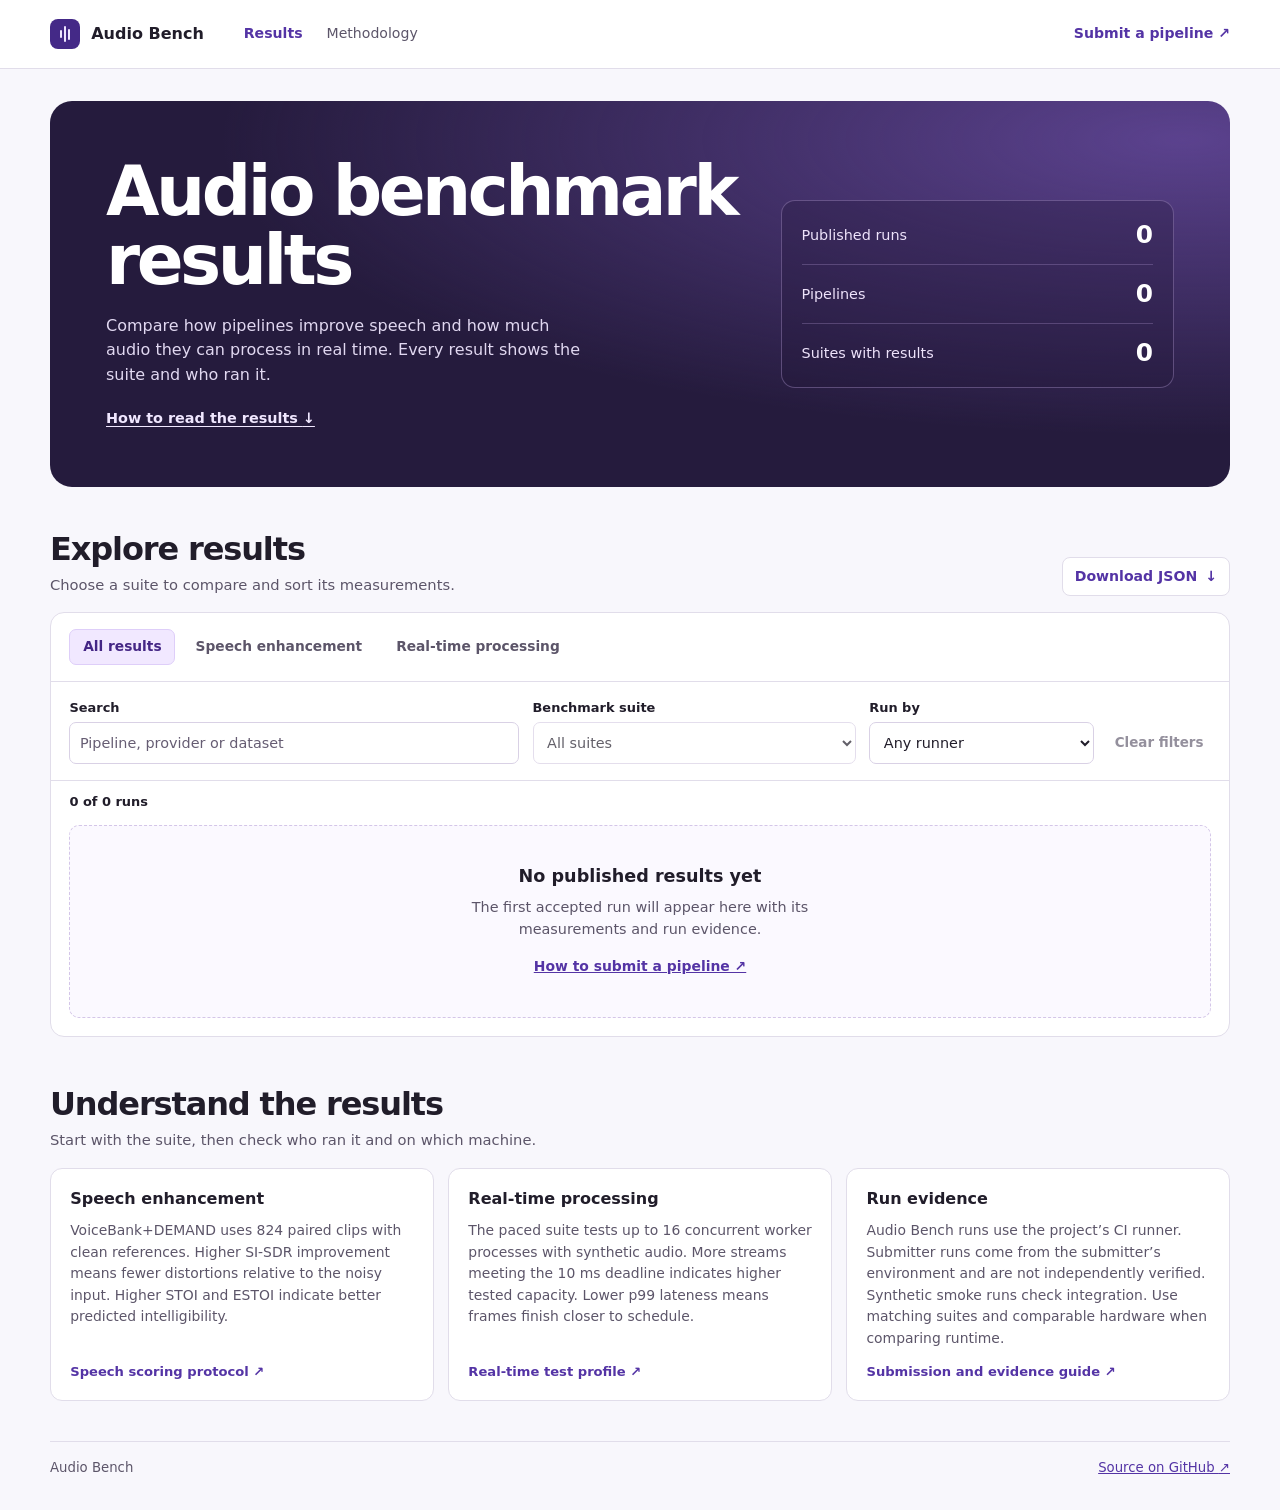
<file: site/index.html>
<!doctype html>
<html lang="en">
<head>
  <meta charset="utf-8">
  <meta name="viewport" content="width=device-width, initial-scale=1">
  <meta name="description" content="Compare speech enhancement and real-time audio pipelines with published benchmark measurements and run evidence.">
  <title>Audio Bench · Benchmark results</title>
  <link rel="stylesheet" href="assets/site.css?rev=compare-v1">
</head>
<body>
  <a class="skip-link" href="#results-heading">Skip to results</a>
  <header class="site-header">
    <nav class="container" aria-label="Main navigation">
      <a class="brand" href="./"><span class="brand-icon" aria-hidden="true"><i></i><i></i><i></i></span> Audio Bench</a>
      <div class="nav-links">
        <a href="#results-heading" aria-current="location">Results</a>
        <a href="#methodology">Methodology</a>
      </div>
      <a class="nav-action" href="https://github.com/armaudia/audio-bench/blob/main/docs/SUBMISSIONS.md">Submit a pipeline <span aria-hidden="true">↗</span></a>
    </nav>
  </header>

  <main class="container">
    <section class="hero" aria-labelledby="page-heading">
      <div>
        <h1 id="page-heading">Audio benchmark<br class="desktop-break"> results</h1>
        <p>Compare how pipelines improve speech and how much audio they can process in real time. Every result shows the suite and who ran it.</p>
        <a href="#methodology">How to read the results <span aria-hidden="true">↓</span></a>
      </div>
      <dl class="hero-stats" aria-label="Published benchmark counts">
        <div><dt>Published runs</dt><dd id="result-count">—</dd></div>
        <div><dt>Pipelines</dt><dd id="pipeline-count">—</dd></div>
        <div><dt>Suites with results</dt><dd id="suite-count">—</dd></div>
      </dl>
    </section>

    <section class="explorer" aria-labelledby="results-heading">
      <div class="section-heading">
        <div><h2 id="results-heading" tabindex="-1">Explore results</h2><p>Choose a suite to compare and sort its measurements.</p></div>
        <a class="download" href="data/results.json" download>Download JSON <span aria-hidden="true">↓</span></a>
      </div>
      <div class="explorer-panel">
        <div id="categories" class="categories" role="group" aria-label="Benchmark category">
          <button type="button" data-category="" aria-pressed="true">All results</button>
          <button type="button" data-category="speech-enhancement" aria-pressed="false">Speech enhancement</button>
          <button type="button" data-category="real-time-processing" aria-pressed="false">Real-time processing</button>
        </div>
        <form id="filter-form" class="filters" role="search" aria-label="Filter benchmark runs">
          <label>Search<input id="search" type="search" placeholder="Pipeline, provider or dataset"></label>
          <label>Benchmark suite<select id="suite-filter"><option value="">All suites</option></select></label>
          <label>Run by<select id="runner-filter"><option value="">Any runner</option><option value="audio-bench">Audio Bench</option><option value="submitter-owned">Submitter</option></select></label>
          <button id="clear-filters" class="text-button" type="button">Clear filters</button>
        </form>
        <div class="results-meta">
          <p id="status" role="status">Loading results…</p>
          <div class="comparison-controls">
            <p id="comparison-note" hidden></p>
            <button id="metric-toggle" type="button" class="text-button" hidden></button>
          </div>
        </div>
        <div id="results"></div>
      </div>
    </section>

    <section id="methodology" class="methodology" aria-labelledby="methodology-heading">
      <div class="section-heading"><div><h2 id="methodology-heading">Understand the results</h2><p>Start with the suite, then check who ran it and on which machine.</p></div></div>
      <div class="guide-grid">
        <article>
          <h3>Speech enhancement</h3>
          <p>VoiceBank+DEMAND uses 824 paired clips with clean references. Higher SI-SDR improvement means fewer distortions relative to the noisy input. Higher STOI and ESTOI indicate better predicted intelligibility.</p>
          <a href="https://github.com/armaudia/audio-bench/blob/main/suites/voicebank-demand-paired-v1/protocol.json">Speech scoring protocol <span aria-hidden="true">↗</span></a>
        </article>
        <article>
          <h3>Real-time processing</h3>
          <p>The paced suite tests up to 16 concurrent worker processes with synthetic audio. More streams meeting the 10 ms deadline indicates higher tested capacity. Lower p99 lateness means frames finish closer to schedule.</p>
          <a href="https://github.com/armaudia/audio-bench/blob/main/suites/realtime-throughput-v1/profile.json">Real-time test profile <span aria-hidden="true">↗</span></a>
        </article>
        <article>
          <h3>Run evidence</h3>
          <p>Audio Bench runs use the project’s CI runner. Submitter runs come from the submitter’s environment and are not independently verified. Synthetic smoke runs check integration. Use matching suites and comparable hardware when comparing runtime.</p>
          <a href="https://github.com/armaudia/audio-bench/blob/main/docs/SUBMISSIONS.md">Submission and evidence guide <span aria-hidden="true">↗</span></a>
        </article>
      </div>
    </section>
  </main>
  <footer class="container"><span>Audio Bench</span><a href="https://github.com/armaudia/audio-bench">Source on GitHub <span aria-hidden="true">↗</span></a></footer>
  <script type="module" src="assets/site.js?rev=compare-v1"></script>
</body>
</html>
</file>
<file: site/assets/site.css>
:root {
  color-scheme: light;
  font: 16px/1.55 system-ui, -apple-system, "Segoe UI", sans-serif;
  color: #211d2a;
  background: #f8f7fc;
  --ink: #211d2a;
  --muted: #5c5569;
  --line: #e1ddea;
  --accent: #5434a5;
  --surface: #fff;
}

* { box-sizing: border-box; }
body { margin: 0; }
a { color: var(--accent); }
button, input, select { font: inherit; }
button, select, summary { cursor: pointer; }
[hidden] { display: none !important; }
:focus-visible { outline: 3px solid #8660e9; outline-offset: 3px; }
.container { width: min(1180px, calc(100% - 72px)); margin-inline: auto; }
.skip-link { position: absolute; top: 1rem; left: 1rem; z-index: 2; padding: .5rem 1rem; background: white; }
.skip-link:not(:focus) { clip-path: inset(50%); }

.site-header { background: var(--surface); border-bottom: 1px solid var(--line); }
.site-header nav { min-height: 68px; display: flex; align-items: center; gap: 2.5rem; }
.site-header a { text-decoration: none; }
.brand { display: inline-flex; align-items: center; gap: .7rem; color: var(--ink); font-weight: 780; white-space: nowrap; }
.brand-icon { width: 30px; height: 30px; display: flex; justify-content: center; align-items: center; gap: 2px; background: #442987; color: #eee5ff; border-radius: 8px; }
.brand-icon i { width: 2px; height: 8px; background: currentColor; border-radius: 2px; }
.brand-icon i:nth-child(2) { height: 16px; }
.brand-icon i:last-child { height: 11px; }
.nav-links { display: flex; gap: 1.5rem; font-size: .88rem; }
.nav-links a { color: var(--muted); }
.nav-links a[aria-current] { color: var(--accent); font-weight: 700; }
.nav-action, .download { margin-left: auto; font-size: .88rem; font-weight: 700; white-space: nowrap; }

.hero { margin-block: 2rem 2.65rem; padding: clamp(1.65rem, 5vw, 3.5rem); border-radius: 22px; display: grid; grid-template-columns: minmax(0, 1fr) minmax(230px, .62fr); align-items: center; gap: 2.5rem; color: #fff; background: radial-gradient(ellipse at 96% 10%, #5b428e 0, transparent 60%), #251b3d; }
.hero h1 { margin: 0; font-size: clamp(2.35rem, 5.4vw, 4.5rem); font-weight: 770; line-height: 1; letter-spacing: -.05em; }
.hero p { max-width: 48ch; margin-block: 1.15rem; color: #e1d8f1; }
.hero a { color: #f0e7ff; font-size: .9rem; font-weight: 650; text-underline-offset: .24em; }
.hero-stats { margin: 0; padding: .35rem 1.25rem; border: 1px solid #9d87bf73; border-radius: 14px; background: #22163548; }
.hero-stats div { display: flex; gap: 1rem; align-items: center; justify-content: space-between; padding-block: .6rem; }
.hero-stats div + div { border-top: 1px solid #ad95cf4f; }
.hero-stats dt { color: #eee3fb; font-size: .9rem; }
.hero-stats dd { margin: 0; font-weight: 750; font-size: 1.55rem; font-variant-numeric: tabular-nums; }

.section-heading { display: flex; align-items: end; justify-content: space-between; gap: 1rem; margin: 0 0 1rem; }
.section-heading h2 { margin: 0; font-size: clamp(1.5rem, 3vw, 2rem); letter-spacing: -.035em; line-height: 1.2; }
.section-heading p { margin: .35rem 0 0; color: var(--muted); font-size: .92rem; }
.download { display: inline-flex; gap: .5rem; align-items: center; text-decoration: none; background: var(--surface); padding: .5rem .75rem; border: 1px solid var(--line); border-radius: 8px; }
.download:hover, .guide-grid a:hover, .nav-action:hover { text-decoration: underline; text-underline-offset: .2em; }

.explorer-panel { border: 1px solid var(--line); border-radius: 14px; background: var(--surface); overflow: clip; }
.categories { display: flex; flex-wrap: wrap; gap: .4rem; padding: .95rem 1.15rem; border-bottom: 1px solid var(--line); }
.categories button { padding: .42rem .8rem; border: 1px solid transparent; border-radius: 7px; font-size: .86rem; font-weight: 650; color: var(--muted); background: transparent; }
.categories button:hover { background: #f6f3fd; }
.categories button[aria-pressed="true"] { color: #442685; border-color: #decef9; background: #f1e8ff; }
.filters { display: grid; grid-template-columns: minmax(12rem, 1.6fr) minmax(10rem, 1.15fr) minmax(7.5rem, .8fr) auto; gap: .85rem; align-items: end; padding: 1rem 1.15rem; border-bottom: 1px solid var(--line); }
.filters label { display: grid; gap: .3rem; min-width: 0; color: var(--ink); font-size: .81rem; font-weight: 650; }
.filters input, .filters select { min-width: 0; width: 100%; height: 42px; padding: 0 .6rem; background: white; color: var(--ink); border: 1px solid #d9d1e5; border-radius: 7px; font-size: .9rem; font-weight: 400; }
.filters input::placeholder { color: #665d73; }
.text-button { min-height: 42px; padding: 0 .45rem; border: 0; background: transparent; color: var(--accent); font-size: .84rem; font-weight: 700; text-decoration: underline; text-underline-offset: .2em; }
.text-button:disabled { color: var(--muted); cursor: default; text-decoration: none; opacity: .65; }
.results-meta { padding: .65rem 1.15rem; display: flex; flex-wrap: wrap; gap: .25rem 1rem; justify-content: space-between; color: var(--muted); font-size: .81rem; }
.results-meta p { margin: 0; }
.comparison-controls { display: flex; flex-wrap: wrap; align-items: baseline; gap: .2rem 1rem; }
#metric-toggle { padding: 0; min-height: auto; }
#status { color: var(--ink); font-weight: 650; }
#status.error { color: #982b46; }

.table-wrap { overflow: auto; border-top: 1px solid var(--line); }
.table-wrap:focus-visible { outline-offset: -3px; }
.results-table { width: 100%; border-collapse: collapse; text-align: left; font-size: .86rem; }
.results-table th { background: #f3f0f8; color: var(--ink); font-weight: 700; }
.results-table th, .results-table td { padding: .8rem 1rem; border-bottom: 1px solid var(--line); vertical-align: top; }
.results-table tr:last-child td { border-bottom: none; }
.results-table tbody tr:hover { background: #faf8fe; }
.sort-button { display: flex; gap: .35rem; align-items: baseline; padding: 0; border: 0; color: inherit; text-align: left; background: none; font-weight: inherit; }
.sort-button span { color: var(--accent); }
.sort-button small, .table-subline { display: block; color: var(--muted); font-size: .76rem; font-weight: 400; }
.pipeline { min-width: 11.5rem; }
.pipeline strong { font-size: .95rem; }
.suite-cell { min-width: 10rem; }
.metric-cell { min-width: 6.5rem; font-variant-numeric: tabular-nums; }
.metric-cell > strong { white-space: nowrap; }
.measurement-list { display: grid; gap: .4rem; margin: 0; }
.measurement-list div { display: flex; flex-wrap: wrap; justify-content: space-between; align-items: baseline; gap: .12rem .75rem; }
.measurement-list dt { color: var(--muted); font-size: .8rem; }
.measurement-list dd { margin: 0; font-weight: 700; }
.tag { display: inline-flex; padding: .22rem .55rem; border-radius: 20px; font-size: .73rem; font-weight: 750; white-space: nowrap; }
.tag-verified { color: #185740; background: #e0f3e9; }
.tag-owner { color: #704b11; background: #fff0d3; }
.table-details { display: grid; gap: .35rem; margin-top: .45rem; max-width: 25rem; min-width: 0; overflow-wrap: anywhere; color: var(--muted); }
.table-details a { width: fit-content; }
.pipeline details { margin-top: .3rem; }
.pipeline summary { color: var(--accent); font-size: .8rem; width: fit-content; }
.empty { margin: .15rem 1.15rem 1.15rem; padding: 2.35rem 1.25rem; border: 1px dashed #d4c6e8; background: #fbf9ff; border-radius: 10px; text-align: center; }
.empty h3 { margin: 0; font-size: 1.1rem; }
.empty p { margin: .35rem auto .85rem; max-width: 49ch; color: var(--muted); font-size: .9rem; }
.empty a, .empty button { font-weight: 700; font-size: .87rem; }

.methodology { margin-block: 3rem 2.5rem; }
.guide-grid { display: grid; grid-template-columns: repeat(3, minmax(0, 1fr)); gap: .9rem; }
.guide-grid article { display: flex; flex-direction: column; gap: .55rem; padding: 1.1rem 1.2rem; background: var(--surface); border: 1px solid var(--line); border-radius: 12px; }
.guide-grid h3, .guide-grid p { margin: 0; }
.guide-grid h3 { font-size: 1rem; }
.guide-grid p { color: var(--muted); font-size: .87rem; }
.guide-grid a { margin-top: auto; padding-top: .2rem; font-size: .82rem; font-weight: 700; text-decoration: none; }
footer { display: flex; justify-content: space-between; gap: .8rem; border-top: 1px solid var(--line); padding: 1rem 0 2rem; font-size: .83rem; color: var(--muted); }

@media (max-width: 820px) {
  .container { width: calc(100% - 40px); }
  .hero { gap: 1.5rem; }
  .filters { grid-template-columns: 1fr 1fr; }
  .filters label:first-child { grid-column: 1 / -1; }
  .filters .text-button { justify-self: start; }
}
@media (max-width: 610px) {
  .container { width: calc(100% - 28px); }
  .site-header nav { min-height: 58px; gap: .65rem; }
  .nav-links { display: none; }
  .nav-action { font-size: .8rem; }
  .hero { grid-template-columns: 1fr; gap: 1rem; margin-block: 1rem 1.8rem; border-radius: 14px; }
  .desktop-break { display: none; }
  .hero-stats { display: grid; grid-template-columns: repeat(3, 1fr); padding: .6rem; gap: .4rem; }
  .hero-stats div { display: flex; flex-direction: column-reverse; align-items: start; justify-content: flex-end; gap: .15rem; padding: 0 .2rem; }
  .hero-stats div + div { border: none; }
  .hero-stats dt { font-size: .7rem; line-height: 1.3; }
  .section-heading { flex-wrap: wrap; align-items: start; }
  .section-heading .download { margin-left: 0; }
  .categories, .filters, .results-meta { padding-inline: .75rem; }
  .categories button { font-size: .77rem; padding-inline: .5rem; }
  .table-wrap { overflow: visible; }
  .results-table, .results-table thead, .results-table tbody { display: block; }
  .results-table thead tr { display: flex; flex-wrap: wrap; gap: .2rem .75rem; padding: .65rem .75rem; background: #f3f0f8; }
  .results-table thead th { padding: 0; border: 0; font-size: .76rem; }
  .results-table thead th:has(.sort-button) small, .results-table thead th:not(:has(.sort-button)) { display: none; }
  .results-table .sort-button { padding: .2rem 0; }
  .results-table tbody tr { display: grid; grid-template-columns: minmax(0, 1fr) minmax(0, 1fr); gap: .6rem .5rem; padding: .9rem .75rem; }
  .results-table tbody tr + tr { border-top: 1px solid var(--line); }
  .results-table td { display: block; min-width: 0; padding: 0; border: 0; overflow-wrap: anywhere; }
  .results-table td[data-label]::before { content: attr(data-label); display: block; color: var(--muted); font-size: .75rem; }
  .results-table td > strong { white-space: normal; }
  .results-table .pipeline, .results-table .metric-summary { grid-column: 1 / -1; }
  .guide-grid { grid-template-columns: 1fr; }
}
</file>
